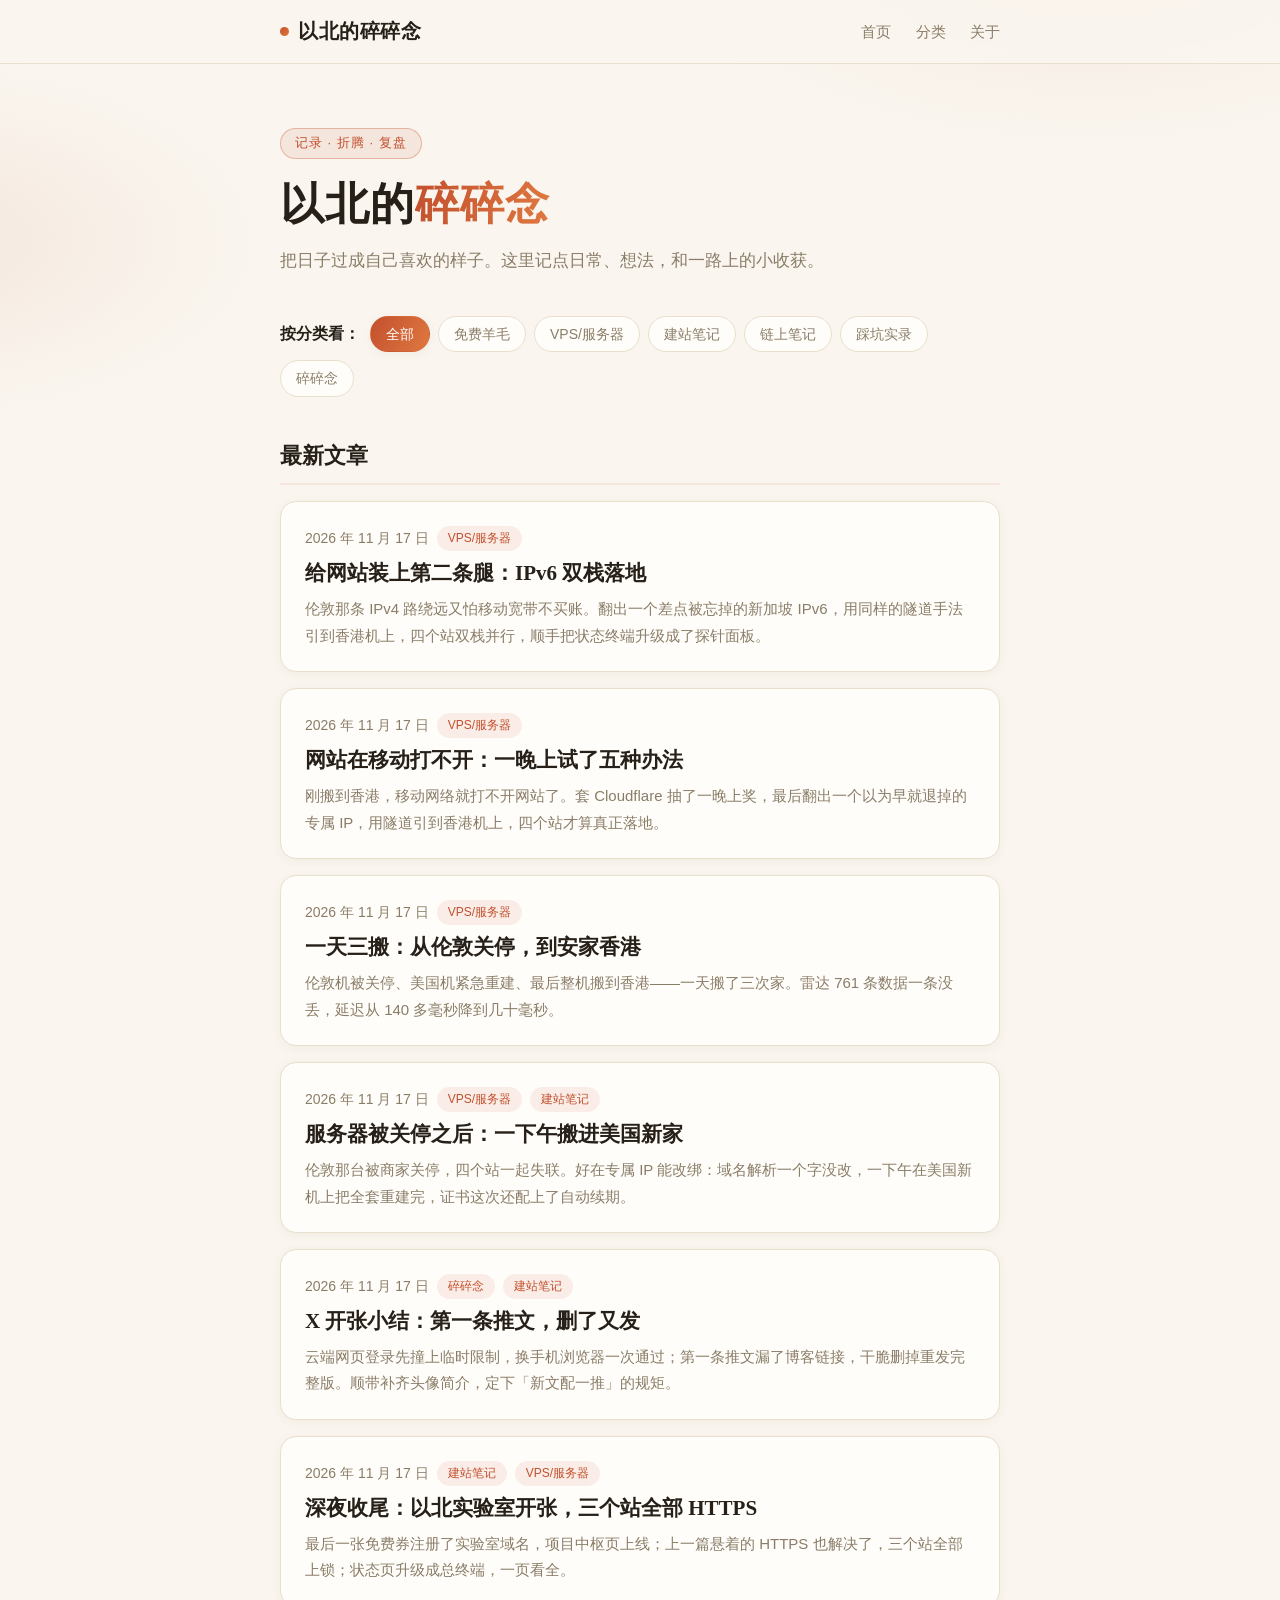
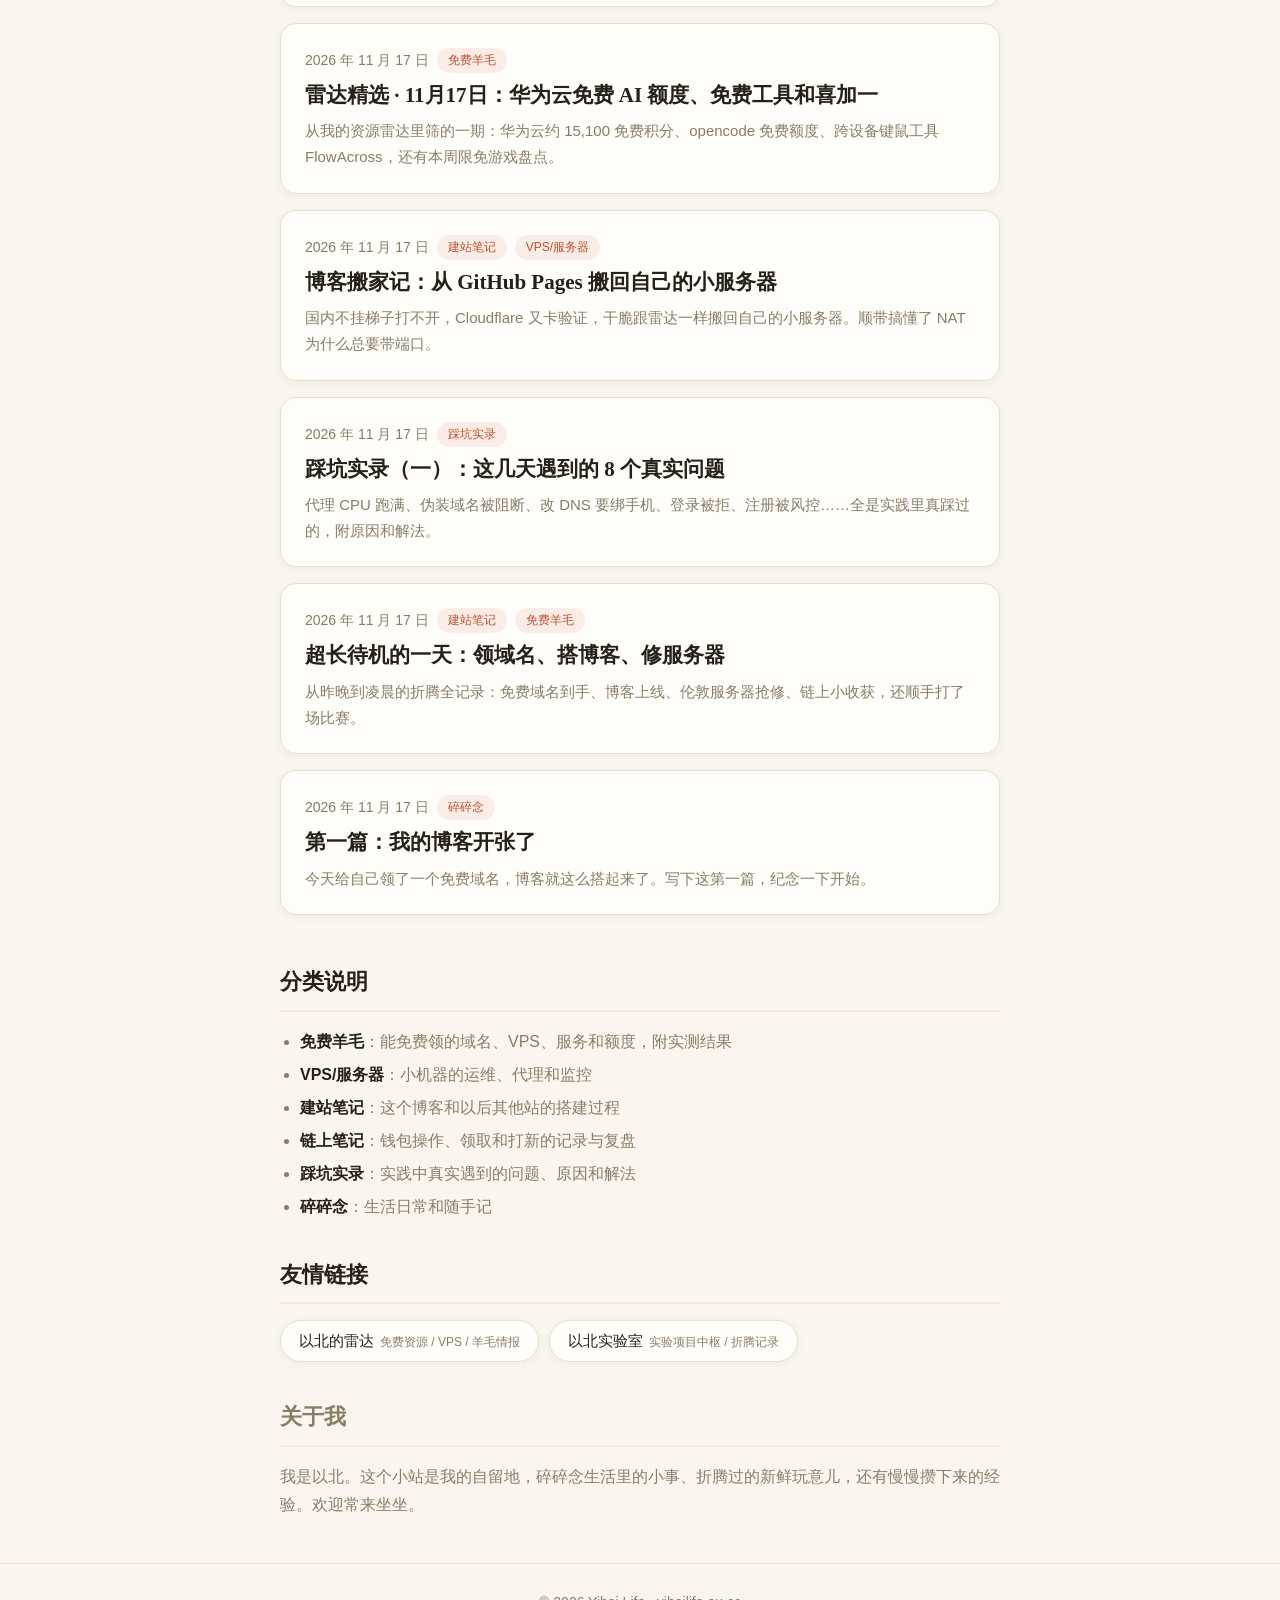
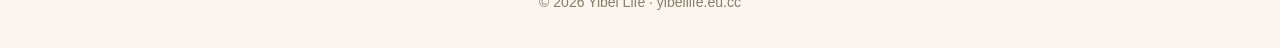
<file: index.html>
<!DOCTYPE html>
<html lang="zh-CN">
<head>
<meta charset="UTF-8">
<meta name="viewport" content="width=device-width, initial-scale=1.0">
<title>以北的碎碎念 · Yibei Life</title>
<meta name="description" content="以北的碎碎念，记录日常、想法和一路上的小收获。">
<link rel="stylesheet" href="assets/style.css?v=4">
</head>
<body>
<header class="site-header">
  <div class="wrap">
    <a class="logo" href="index.html">以北的碎碎念</a>
    <nav>
      <a href="index.html">首页</a>
      <a href="#categories">分类</a>
      <a href="#about">关于</a>
    </nav>
  </div>
</header>

<main class="wrap">
  <section class="hero">
    <span class="hero-badge">记录 · 折腾 · 复盘</span>
    <h1>以北的<span class="grad">碎碎念</span></h1>
    <p>把日子过成自己喜欢的样子。这里记点日常、想法，和一路上的小收获。</p>
  </section>

  <div class="cat-filter" id="categories">
    <span class="cat-label">按分类看：</span>
    <span id="catFilter" class="cat-buttons">
    <button class="active" data-filter="all">全部</button>
    <button data-filter="freebies">免费羊毛</button>
    <button data-filter="vps">VPS/服务器</button>
    <button data-filter="site">建站笔记</button>
    <button data-filter="crypto">链上笔记</button>
    <button data-filter="pitfalls">踩坑实录</button>
    <button data-filter="life">碎碎念</button>
    </span>
  </div>

  <section class="post-list">
    <h2>最新文章</h2>
    <article class="post-card" data-cat="vps">
      <div class="meta"><time datetime="2026-11-17">2026 年 11 月 17 日</time><span class="chip">VPS/服务器</span></div>
      <h3><a href="posts/2026-11-17-ipv6-dualstack.html">给网站装上第二条腿：IPv6 双栈落地</a></h3>
      <p>伦敦那条 IPv4 路绕远又怕移动宽带不买账。翻出一个差点被忘掉的新加坡 IPv6，用同样的隧道手法引到香港机上，四个站双栈并行，顺手把状态终端升级成了探针面板。</p>
    </article>
    <article class="post-card" data-cat="vps">
      <div class="meta"><time datetime="2026-11-17">2026 年 11 月 17 日</time><span class="chip">VPS/服务器</span></div>
      <h3><a href="posts/2026-11-17-clean-ip.html">网站在移动打不开：一晚上试了五种办法</a></h3>
      <p>刚搬到香港，移动网络就打不开网站了。套 Cloudflare 抽了一晚上奖，最后翻出一个以为早就退掉的专属 IP，用隧道引到香港机上，四个站才算真正落地。</p>
    </article>
    <article class="post-card" data-cat="vps">
      <div class="meta"><time datetime="2026-11-17">2026 年 11 月 17 日</time><span class="chip">VPS/服务器</span></div>
      <h3><a href="posts/2026-11-17-hk-migration.html">一天三搬：从伦敦关停，到安家香港</a></h3>
      <p>伦敦机被关停、美国机紧急重建、最后整机搬到香港——一天搬了三次家。雷达 761 条数据一条没丢，延迟从 140 多毫秒降到几十毫秒。</p>
    </article>
    <article class="post-card" data-cat="vps site">
      <div class="meta"><time datetime="2026-11-17">2026 年 11 月 17 日</time><span class="chip">VPS/服务器</span><span class="chip">建站笔记</span></div>
      <h3><a href="posts/2026-11-17-server-migration.html">服务器被关停之后：一下午搬进美国新家</a></h3>
      <p>伦敦那台被商家关停，四个站一起失联。好在专属 IP 能改绑：域名解析一个字没改，一下午在美国新机上把全套重建完，证书这次还配上了自动续期。</p>
    </article>
    <article class="post-card" data-cat="life site">
      <div class="meta"><time datetime="2026-11-17">2026 年 11 月 17 日</time><span class="chip">碎碎念</span><span class="chip">建站笔记</span></div>
      <h3><a href="posts/2026-11-17-first-tweet.html">X 开张小结：第一条推文，删了又发</a></h3>
      <p>云端网页登录先撞上临时限制，换手机浏览器一次通过；第一条推文漏了博客链接，干脆删掉重发完整版。顺带补齐头像简介，定下「新文配一推」的规矩。</p>
    </article>
    <article class="post-card" data-cat="site vps">
      <div class="meta"><time datetime="2026-11-17">2026 年 11 月 17 日</time><span class="chip">建站笔记</span><span class="chip">VPS/服务器</span></div>
      <h3><a href="posts/2026-11-17-lab-night.html">深夜收尾：以北实验室开张，三个站全部 HTTPS</a></h3>
      <p>最后一张免费券注册了实验室域名，项目中枢页上线；上一篇悬着的 HTTPS 也解决了，三个站全部上锁；状态页升级成总终端，一页看全。</p>
    </article>
    <article class="post-card" data-cat="freebies">
      <div class="meta"><time datetime="2026-11-17">2026 年 11 月 17 日</time><span class="chip">免费羊毛</span></div>
      <h3><a href="posts/2026-11-17-radar-picks.html">雷达精选 · 11月17日：华为云免费 AI 额度、免费工具和喜加一</a></h3>
      <p>从我的资源雷达里筛的一期：华为云约 15,100 免费积分、opencode 免费额度、跨设备键鼠工具 FlowAcross，还有本周限免游戏盘点。</p>
    </article>
    <article class="post-card" data-cat="site vps">
      <div class="meta"><time datetime="2026-11-17">2026 年 11 月 17 日</time><span class="chip">建站笔记</span><span class="chip">VPS/服务器</span></div>
      <h3><a href="posts/2026-11-17-blog-move.html">博客搬家记：从 GitHub Pages 搬回自己的小服务器</a></h3>
      <p>国内不挂梯子打不开，Cloudflare 又卡验证，干脆跟雷达一样搬回自己的小服务器。顺带搞懂了 NAT 为什么总要带端口。</p>
    </article>
    <article class="post-card" data-cat="pitfalls">
      <div class="meta"><time datetime="2026-11-17">2026 年 11 月 17 日</time><span class="chip">踩坑实录</span></div>
      <h3><a href="posts/2026-11-17-pitfalls.html">踩坑实录（一）：这几天遇到的 8 个真实问题</a></h3>
      <p>代理 CPU 跑满、伪装域名被阻断、改 DNS 要绑手机、登录被拒、注册被风控……全是实践里真踩过的，附原因和解法。</p>
    </article>
    <article class="post-card" data-cat="site freebies">
      <div class="meta"><time datetime="2026-11-17">2026 年 11 月 17 日</time><span class="chip">建站笔记</span><span class="chip">免费羊毛</span></div>
      <h3><a href="posts/2026-11-17-recap.html">超长待机的一天：领域名、搭博客、修服务器</a></h3>
      <p>从昨晚到凌晨的折腾全记录：免费域名到手、博客上线、伦敦服务器抢修、链上小收获，还顺手打了场比赛。</p>
    </article>
    <article class="post-card" data-cat="life">
      <div class="meta"><time datetime="2026-11-17">2026 年 11 月 17 日</time><span class="chip">碎碎念</span></div>
      <h3><a href="posts/hello.html">第一篇：我的博客开张了</a></h3>
      <p>今天给自己领了一个免费域名，博客就这么搭起来了。写下这第一篇，纪念一下开始。</p>
    </article>
  </section>

  <section class="categories">
    <h2>分类说明</h2>
    <ul>
      <li><strong>免费羊毛</strong>：能免费领的域名、VPS、服务和额度，附实测结果</li>
      <li><strong>VPS/服务器</strong>：小机器的运维、代理和监控</li>
      <li><strong>建站笔记</strong>：这个博客和以后其他站的搭建过程</li>
      <li><strong>链上笔记</strong>：钱包操作、领取和打新的记录与复盘</li>
      <li><strong>踩坑实录</strong>：实践中真实遇到的问题、原因和解法</li>
      <li><strong>碎碎念</strong>：生活日常和随手记</li>
    </ul>
  </section>
  <script>
    document.getElementById('catFilter').addEventListener('click', function (e) {
      if (e.target.tagName !== 'BUTTON') return;
      this.querySelectorAll('button').forEach(function (b) { b.classList.remove('active'); });
      e.target.classList.add('active');
      var f = e.target.getAttribute('data-filter');
      document.querySelectorAll('.post-card').forEach(function (card) {
        var cats = (card.getAttribute('data-cat') || '').split(' ');
        card.style.display = (f === 'all' || cats.indexOf(f) !== -1) ? '' : 'none';
      });
    });
  </script>

  <section class="friends">
    <h2>友情链接</h2>
    <div class="friend-links">
      <a href="https://yibeiradar.eu.cc" target="_blank" rel="noopener">以北的雷达<small>免费资源 / VPS / 羊毛情报</small></a>
      <a href="https://yibeilab.eu.cc" target="_blank" rel="noopener">以北实验室<small>实验项目中枢 / 折腾记录</small></a>
    </div>
  </section>

  <section id="about" class="about">
    <h2>关于我</h2>
    <p>我是以北。这个小站是我的自留地，碎碎念生活里的小事、折腾过的新鲜玩意儿，还有慢慢攒下来的经验。欢迎常来坐坐。</p>
  </section>
</main>

<footer class="site-footer">
  <div class="wrap">
    <p>© 2026 Yibei Life · yibeilife.eu.cc</p>
  </div>
</footer>
</body>
</html>
</file>
<file: assets/style.css>
:root {
  --bg: #faf6ef;
  --bg-soft: #f3ecdf;
  --card: #fffdf9;
  --text: #262019;
  --muted: #8a7d68;
  --accent: #c2502e;
  --accent-2: #e07840;
  --accent-soft: rgba(194, 80, 46, 0.09);
  --border: #e9dfcd;
  --shadow: 0 2px 10px rgba(90, 64, 32, 0.06);
  --shadow-hover: 0 12px 28px rgba(90, 64, 32, 0.13);
  --serif: "Noto Serif SC", "Songti SC", "STSong", Georgia, serif;
}
@media (prefers-color-scheme: dark) {
  :root {
    --bg: #17140f;
    --bg-soft: #1e1a14;
    --card: #211c15;
    --text: #ece4d4;
    --muted: #a2937a;
    --accent: #e8935c;
    --accent-2: #f0a868;
    --accent-soft: rgba(232, 147, 92, 0.13);
    --border: #38302a;
    --shadow: 0 2px 10px rgba(0, 0, 0, 0.35);
    --shadow-hover: 0 12px 28px rgba(0, 0, 0, 0.5);
  }
}
* { box-sizing: border-box; }
html { scroll-behavior: smooth; }
body {
  margin: 0;
  background:
    radial-gradient(600px 300px at 85% -60px, var(--accent-soft), transparent 70%),
    radial-gradient(500px 260px at -80px 240px, var(--accent-soft), transparent 70%),
    var(--bg);
  color: var(--text);
  font-family: -apple-system, BlinkMacSystemFont, "PingFang SC", "Hiragino Sans GB", "Microsoft YaHei", sans-serif;
  line-height: 1.75;
  -webkit-font-smoothing: antialiased;
}
::selection { background: var(--accent); color: #fff; }
.wrap { max-width: 760px; margin: 0 auto; padding: 0 20px; }
a { color: var(--accent); text-decoration: none; }
a:hover { text-decoration: underline; }

.site-header {
  position: sticky;
  top: 0;
  z-index: 10;
  background: color-mix(in srgb, var(--bg) 82%, transparent);
  backdrop-filter: blur(10px);
  -webkit-backdrop-filter: blur(10px);
  border-bottom: 1px solid var(--border);
}
.site-header .wrap {
  display: flex;
  align-items: center;
  justify-content: space-between;
  padding-top: 14px;
  padding-bottom: 14px;
}
.logo {
  font-family: var(--serif);
  font-weight: 700;
  font-size: 20px;
  color: var(--text);
  letter-spacing: 0.5px;
}
.logo::before {
  content: "";
  display: inline-block;
  width: 9px;
  height: 9px;
  border-radius: 50%;
  background: linear-gradient(135deg, var(--accent), var(--accent-2));
  margin-right: 9px;
  vertical-align: 2px;
}
.logo:hover { text-decoration: none; color: var(--accent); }
.site-header nav a {
  color: var(--muted);
  margin-left: 20px;
  font-size: 15px;
  transition: color 0.15s ease;
}
.site-header nav a:hover { color: var(--accent); text-decoration: none; }

.hero { padding: 64px 0 10px; text-align: left; }
.hero-badge {
  display: inline-block;
  font-size: 13px;
  color: var(--accent);
  background: var(--accent-soft);
  border: 1px solid color-mix(in srgb, var(--accent) 35%, transparent);
  border-radius: 999px;
  padding: 3px 14px;
  margin-bottom: 18px;
  letter-spacing: 1px;
}
.hero h1 {
  font-family: var(--serif);
  font-size: 44px;
  line-height: 1.25;
  margin: 0 0 14px;
  letter-spacing: 1px;
}
.hero h1 .grad {
  background: linear-gradient(100deg, var(--accent), var(--accent-2));
  -webkit-background-clip: text;
  background-clip: text;
  color: transparent;
}
.hero p { color: var(--muted); font-size: 17px; margin: 0; max-width: 34em; }

.cat-filter { padding: 30px 0 4px; display: flex; flex-wrap: wrap; gap: 8px; align-items: center; }
.cat-label { font-weight: 600; margin-right: 2px; }
.cat-buttons { display: contents; }
.cat-filter button {
  font: inherit;
  font-size: 14px;
  color: var(--muted);
  background: var(--card);
  border: 1px solid var(--border);
  border-radius: 999px;
  padding: 5px 15px;
  cursor: pointer;
  transition: all 0.15s ease;
}
.cat-filter button:hover { color: var(--accent); border-color: var(--accent); }
.cat-filter button.active {
  color: #fff;
  background: linear-gradient(120deg, var(--accent), var(--accent-2));
  border-color: transparent;
  box-shadow: var(--shadow);
}
@media (prefers-color-scheme: dark) {
  .cat-filter button.active { color: #221607; }
}

.post-list { padding: 18px 0 6px; }
.post-list h2, .categories h2, .about h2 {
  font-family: var(--serif);
  font-size: 22px;
  margin: 18px 0 16px;
  padding-bottom: 8px;
  border-bottom: 2px solid var(--accent-soft);
}
.post-card {
  background: var(--card);
  border: 1px solid var(--border);
  border-radius: 16px;
  padding: 22px 24px;
  margin-bottom: 16px;
  box-shadow: var(--shadow);
  transition: transform 0.18s ease, box-shadow 0.18s ease;
}
.post-card:hover { transform: translateY(-3px); box-shadow: var(--shadow-hover); }
.post-card .meta { margin-bottom: 4px; }
.post-card time, .post time { color: var(--muted); font-size: 14px; }
.post-card h3 { font-family: var(--serif); margin: 6px 0 8px; font-size: 21px; line-height: 1.45; }
.post-card h3 a { color: var(--text); }
.post-card h3 a:hover { color: var(--accent); text-decoration: none; }
.post-card p { color: var(--muted); margin: 0; font-size: 15px; }

.chip {
  display: inline-block;
  font-size: 12px;
  color: var(--accent);
  background: var(--accent-soft);
  border-radius: 999px;
  padding: 2px 11px;
  margin-left: 8px;
  vertical-align: 1px;
  white-space: nowrap;
}

.categories { padding: 8px 0 4px; }
.categories ul { margin: 0; padding-left: 20px; color: var(--muted); }
.categories li { margin: 5px 0; }
.categories strong { color: var(--text); font-weight: 600; }

.about { padding: 14px 0 44px; color: var(--muted); }
.about p { margin: 0; }

.post { padding: 40px 0 8px; }
.post h1 { font-family: var(--serif); font-size: 32px; line-height: 1.4; margin: 10px 0 20px; letter-spacing: 0.5px; }
.post h3 {
  font-family: var(--serif);
  font-size: 20px;
  margin: 30px 0 8px;
  padding-left: 12px;
  border-left: 4px solid var(--accent);
  line-height: 1.5;
}
.post p { margin: 10px 0; }
.post strong { color: var(--text); }

.comments { padding: 16px 0 34px; }
.comments h2 { font-family: var(--serif); font-size: 20px; margin: 0 0 8px; }

.site-footer {
  border-top: 1px solid var(--border);
  padding: 26px 0 34px;
  color: var(--muted);
  font-size: 14px;
  text-align: center;
}
.site-footer p { margin: 0; }

img { max-width: 100%; height: auto; }
.post p, .post-card p { overflow-wrap: anywhere; }
#waline { max-width: 100%; }

.friends { padding: 8px 0 4px; }
.friends h2 {
  font-family: var(--serif);
  font-size: 22px;
  margin: 18px 0 16px;
  padding-bottom: 8px;
  border-bottom: 2px solid var(--accent-soft);
}
.friend-links { display: flex; flex-wrap: wrap; gap: 10px; }
.friend-links a {
  display: inline-block;
  background: var(--card);
  border: 1px solid var(--border);
  border-radius: 999px;
  padding: 7px 18px;
  color: var(--text);
  font-size: 15px;
  box-shadow: var(--shadow);
  transition: all 0.15s ease;
}
.friend-links a:hover {
  color: var(--accent);
  border-color: var(--accent);
  text-decoration: none;
  transform: translateY(-2px);
}
.friend-links a small { color: var(--muted); margin-left: 6px; font-size: 12px; }

@media (max-width: 560px) {
  .wrap { padding: 0 16px; }
  .hero { padding: 40px 0 4px; }
  .hero h1 { font-size: 32px; }
  .hero p { font-size: 16px; }
  .post { padding: 28px 0 6px; }
  .post h1 { font-size: 26px; }
  .post h3 { font-size: 18px; }
  .post-card { padding: 18px; border-radius: 14px; }
  .post-card h3 { font-size: 19px; }
  .site-header .wrap { padding-top: 11px; padding-bottom: 11px; }
  .logo { font-size: 18px; }
  .site-header nav a { margin-left: 13px; font-size: 14px; }
  .cat-filter { gap: 6px; padding-top: 22px; }
  .cat-filter button { padding: 4px 12px; font-size: 13px; }
  .chip { margin-left: 6px; padding: 1px 9px; }
  .friend-links a { padding: 6px 14px; font-size: 14px; }
}
@media (max-width: 380px) {
  .hero h1 { font-size: 28px; }
  .site-header nav a { margin-left: 10px; }
}
</file>
